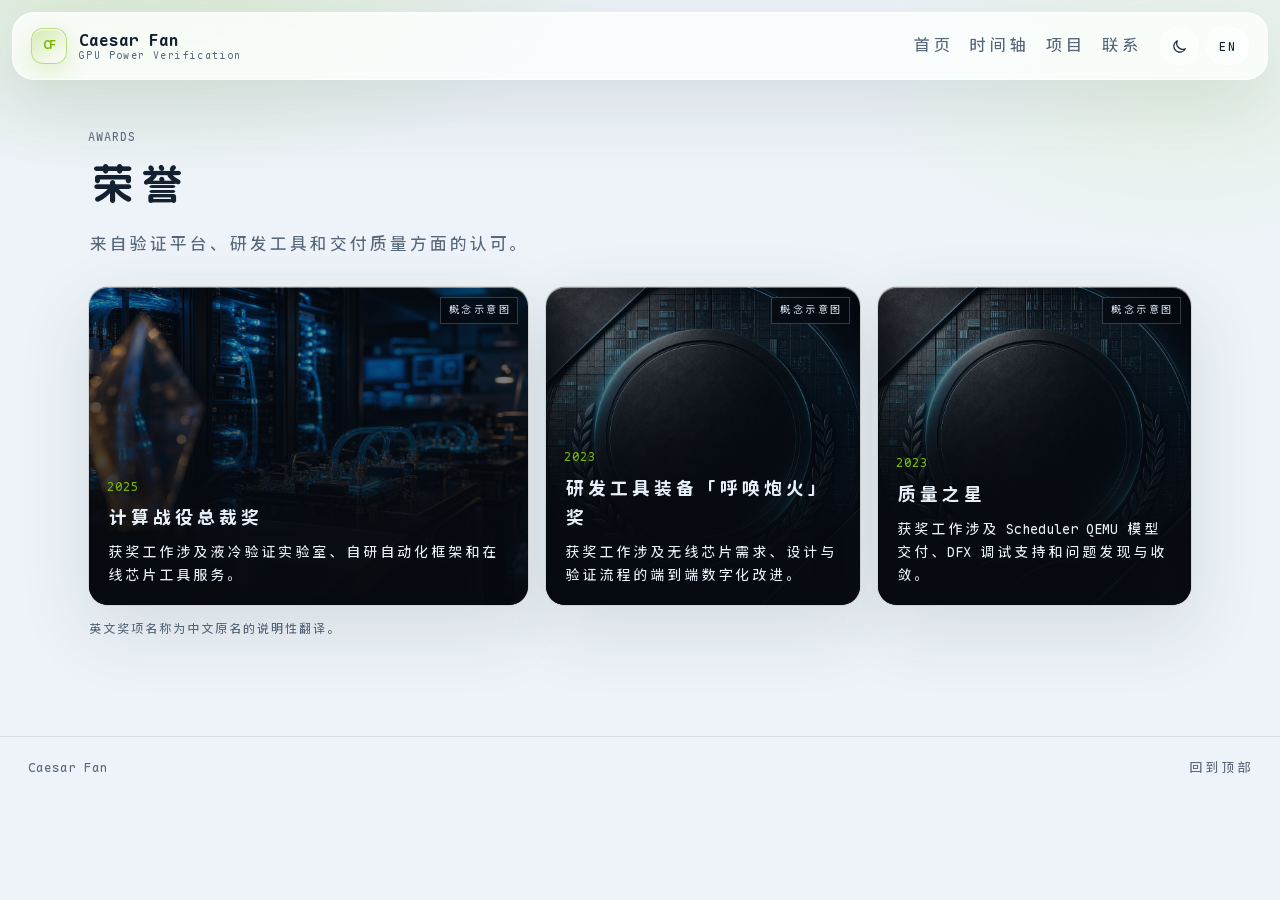
<file: awards.html>
<!DOCTYPE html>
<html lang="zh-CN">
  <head>
    <meta charset="utf-8" />
    <meta name="viewport" content="width=device-width, initial-scale=1" />
    <meta name="description" content="Caesar Fan — recognition and delivery highlights." />
    <title>Awards · Caesar Fan</title>
    <link rel="icon" href="assets/favicon.svg" type="image/svg+xml" />
    <script src="assets/theme-init.js"></script>
    <link rel="stylesheet" href="assets/styles.css" />
  </head>
  <body data-page="awards">
    <a class="skip-link" href="#main">Skip to content</a>
    <div class="scanlines" aria-hidden="true"></div>
    <div class="ambient" aria-hidden="true"></div>
    <div id="site-header"></div>

    <main id="main" class="page">
      <header class="page-hero">
        <p class="kicker" data-i18n="awards.kicker">Awards</p>
        <h1 data-i18n="awards.title">荣誉</h1>
        <p class="page-lede" data-i18n="awards.lede">来自验证平台、研发工具和交付质量方面的认可。</p>
      </header>
      <div class="award-gallery" id="award-gallery"></div>
      <p class="translation-note" data-i18n="awards.translationNote">英文奖项名称为中文原名的说明性翻译。</p>
    </main>

    <div id="site-footer"></div>
    <script src="assets/i18n.js"></script>
    <script src="assets/app.js"></script>
  </body>
</html>
</file>
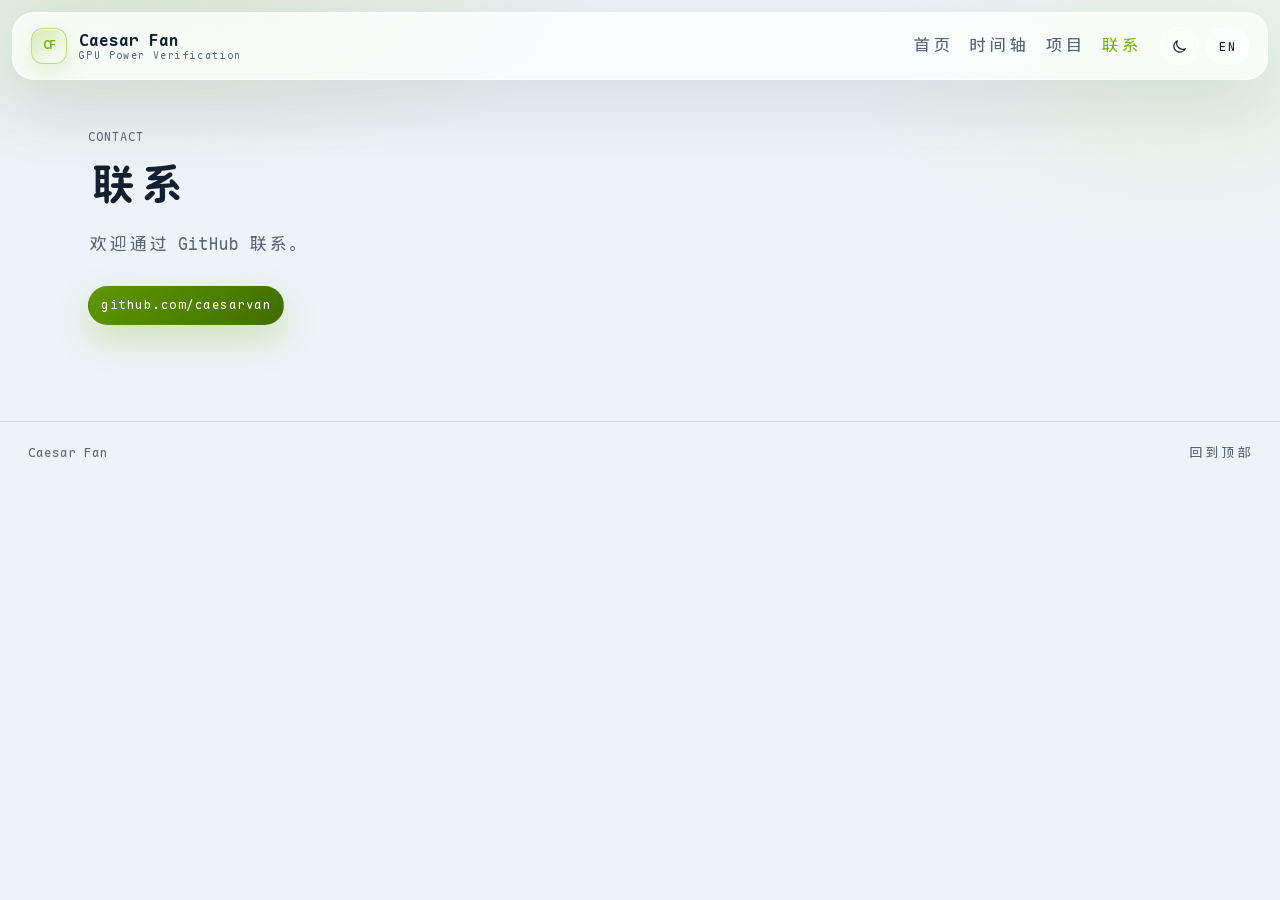
<file: contact.html>
<!DOCTYPE html>
<html lang="zh-CN">
  <head>
    <meta charset="utf-8" />
    <meta name="viewport" content="width=device-width, initial-scale=1" />
    <meta name="description" content="Contact Caesar Fan." />
    <title>Contact · Caesar Fan</title>
    <link rel="icon" href="assets/favicon.svg" type="image/svg+xml" />
    <script src="assets/theme-init.js"></script>
    <link rel="stylesheet" href="assets/styles.css" />
  </head>
  <body data-page="contact">
    <a class="skip-link" href="#main">Skip to content</a>
    <div class="scanlines" aria-hidden="true"></div>
    <div class="ambient" aria-hidden="true"></div>
    <div id="site-header"></div>

    <main id="main" class="page">
      <header class="page-hero">
        <p class="kicker" data-i18n="contact.kicker">Contact</p>
        <h1 data-i18n="contact.title">联系</h1>
        <p class="page-lede" data-i18n="contact.lede">欢迎通过 GitHub 联系。</p>
      </header>
      <div class="contact-links">
        <a class="btn primary" href="https://github.com/caesarvan" rel="noopener noreferrer">github.com/caesarvan</a>
      </div>
    </main>

    <div id="site-footer"></div>
    <script src="assets/i18n.js"></script>
    <script src="assets/app.js"></script>
  </body>
</html>
</file>
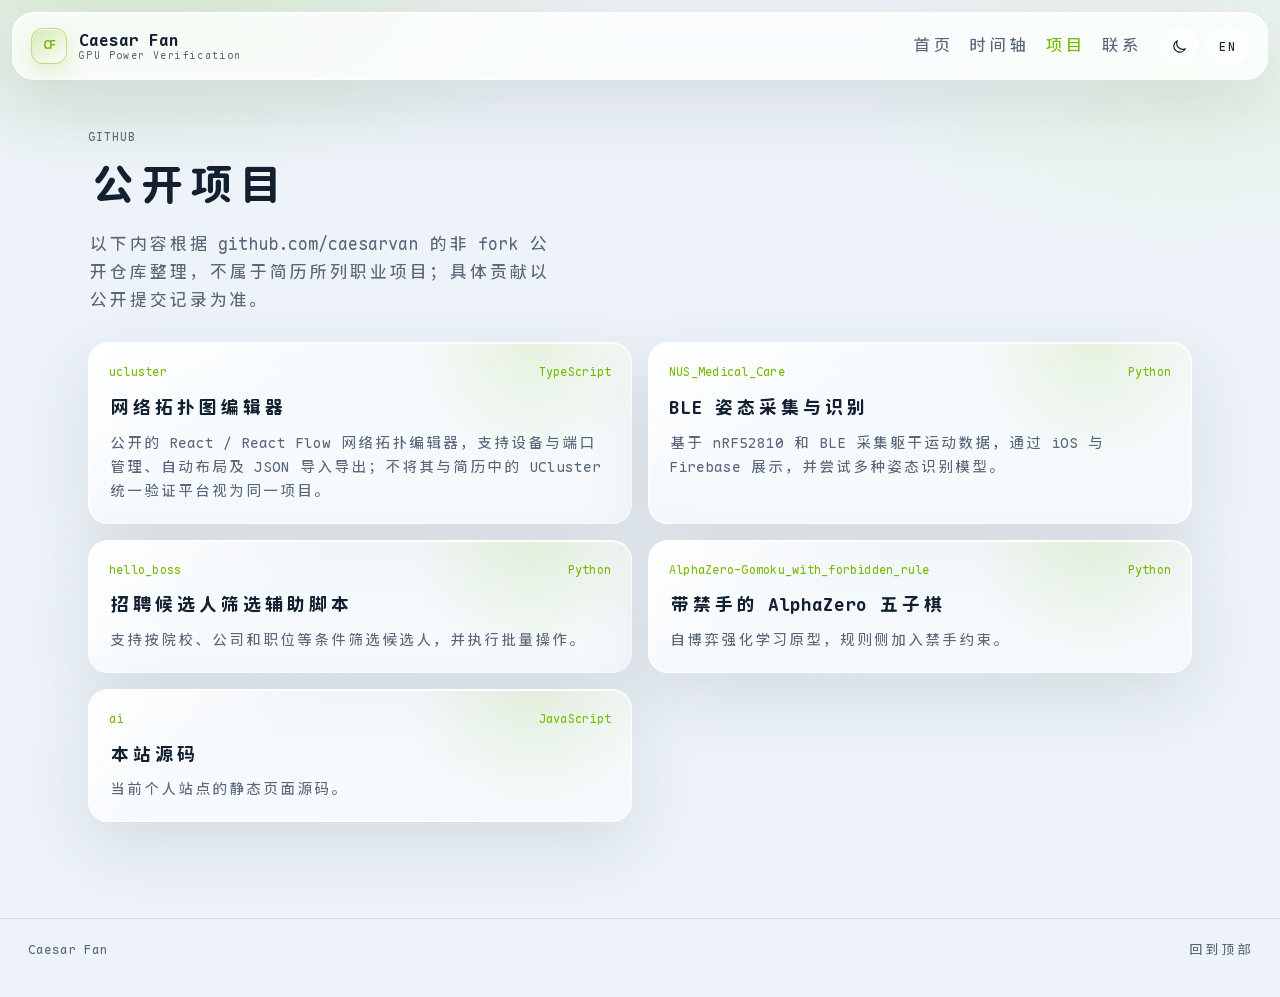
<file: projects.html>
<!DOCTYPE html>
<html lang="zh-CN">
  <head>
    <meta charset="utf-8" />
    <meta name="viewport" content="width=device-width, initial-scale=1" />
    <meta name="description" content="Caesar Fan — selected GitHub projects." />
    <title>Projects · Caesar Fan</title>
    <link rel="icon" href="assets/favicon.svg" type="image/svg+xml" />
    <script src="assets/theme-init.js"></script>
    <link rel="stylesheet" href="assets/styles.css" />
  </head>
  <body data-page="projects">
    <a class="skip-link" href="#main">Skip to content</a>
    <div class="scanlines" aria-hidden="true"></div>
    <div class="ambient" aria-hidden="true"></div>
    <div id="site-header"></div>

    <main id="main" class="page">
      <header class="page-hero">
        <p class="kicker" data-i18n="projects.kicker">GitHub</p>
        <h1 data-i18n="projects.title">公开项目</h1>
        <p class="page-lede" data-i18n="projects.lede">
          以下内容根据 <a href="https://github.com/caesarvan" rel="noopener noreferrer">github.com/caesarvan</a> 的非 fork 公开仓库整理，不属于简历所列职业项目；具体贡献以公开提交记录为准。
        </p>
      </header>
      <div class="project-list" id="project-list"></div>
    </main>

    <div id="site-footer"></div>
    <script src="assets/i18n.js"></script>
    <script src="assets/app.js"></script>
  </body>
</html>
</file>
<file: assets/styles.css>
@font-face {
  font-family: "Maple Mono CN";
  src: url("fonts/maple-mono-cn-regular.woff2") format("woff2");
  font-weight: 400;
  font-style: normal;
  font-display: swap;
}

@font-face {
  font-family: "Maple Mono CN";
  src: url("fonts/maple-mono-cn-medium.woff2") format("woff2");
  font-weight: 500 600;
  font-style: normal;
  font-display: swap;
}

@font-face {
  font-family: "Maple Mono CN";
  src: url("fonts/maple-mono-cn-bold.woff2") format("woff2");
  font-weight: 700 900;
  font-style: normal;
  font-display: swap;
}

:root {
  --bg: #06090f;
  --bg-elev: rgba(13, 18, 28, 0.72);
  --bg-panel: rgba(14, 20, 31, 0.68);
  --ink: #e7eef8;
  --muted: #a3aec0;
  --line: rgba(255, 255, 255, 0.12);
  --cyan: #76b900;
  --cyan-dim: rgba(118, 185, 0, 0.14);
  --blue: #3aa0ff;
  --glow: rgba(118, 185, 0, 0.35);
  --journey-accent: #76b900;
  --journey-secondary: #b8ff42;
  --font: "Maple Mono CN", "PingFang SC", "Microsoft YaHei", monospace;
  --mono: "Maple Mono CN", ui-monospace, monospace;
  --radius: 20px;
  --header-h: 68px;
  --glass-bg: rgba(15, 21, 33, 0.58);
  --glass-bg-strong: rgba(10, 15, 24, 0.76);
  --glass-border: rgba(255, 255, 255, 0.15);
  --glass-highlight: rgba(255, 255, 255, 0.1);
  --glass-shadow: 0 24px 70px rgba(0, 0, 0, 0.28);
  --glass-blur: 26px;
}

:root[data-theme="light"] {
  --bg: #edf3f8;
  --bg-elev: rgba(255, 255, 255, 0.64);
  --bg-panel: rgba(255, 255, 255, 0.56);
  --ink: #132030;
  --muted: #58677a;
  --line: rgba(44, 63, 84, 0.13);
  --cyan-dim: rgba(118, 185, 0, 0.1);
  --glow: rgba(118, 185, 0, 0.2);
  --glass-bg: rgba(255, 255, 255, 0.55);
  --glass-bg-strong: rgba(255, 255, 255, 0.76);
  --glass-border: rgba(255, 255, 255, 0.82);
  --glass-highlight: rgba(255, 255, 255, 0.95);
  --glass-shadow: 0 24px 70px rgba(48, 67, 87, 0.13);
}

* {
  box-sizing: border-box;
}

html {
  scroll-behavior: smooth;
}

body {
  margin: 0;
  background: var(--bg);
  color: var(--ink);
  font-family: var(--font);
  font-size: 16.5px;
  line-height: 1.65;
  overflow-x: hidden;
  transition: background-color 0.5s ease;
  -webkit-font-smoothing: antialiased;
  text-rendering: optimizeLegibility;
}

.skip-link {
  position: absolute;
  left: 12px;
  top: -48px;
  z-index: 40;
  padding: 8px 12px;
  background: var(--cyan);
  color: #041016;
}

.skip-link:focus {
  top: 12px;
}

.scanlines,
.ambient {
  pointer-events: none;
  position: fixed;
  inset: 0;
  z-index: 0;
}

.scanlines {
  opacity: 0.018;
  background: repeating-linear-gradient(
    0deg,
    transparent,
    transparent 2px,
    rgba(255, 255, 255, 0.035) 3px
  );
}

.ambient {
  background:
    radial-gradient(ellipse 70% 50% at 12% -8%, color-mix(in srgb, var(--journey-accent) 18%, transparent), transparent 55%),
    radial-gradient(ellipse 50% 40% at 92% 8%, color-mix(in srgb, var(--journey-secondary) 10%, transparent), transparent 50%);
  transition: background 0.7s ease;
}

.site-header,
.mobile-nav,
main,
.site-footer {
  position: relative;
  z-index: 1;
}

.site-header {
  position: sticky;
  top: 0;
  z-index: 30;
  display: flex;
  align-items: center;
  gap: 20px;
  width: min(calc(100% - 24px), 1380px);
  height: var(--header-h);
  margin: 12px auto 0;
  padding: 0 18px;
  border: 1px solid var(--glass-border);
  border-radius: 22px;
  background: var(--glass-bg-strong);
  box-shadow: var(--glass-shadow), inset 0 1px 0 var(--glass-highlight);
  backdrop-filter: blur(var(--glass-blur)) saturate(165%);
  -webkit-backdrop-filter: blur(var(--glass-blur)) saturate(165%);
}

.scroll-progress {
  position: absolute;
  left: 0;
  bottom: 0;
  height: 2px;
  width: 0%;
  background: linear-gradient(90deg, var(--cyan), var(--blue));
}

.brand {
  display: flex;
  align-items: center;
  gap: 12px;
  text-decoration: none;
  color: inherit;
}

.brand-monogram {
  width: 36px;
  height: 36px;
  display: grid;
  place-items: center;
  border: 1px solid color-mix(in srgb, var(--cyan) 48%, var(--glass-border));
  border-radius: 12px;
  background:
    linear-gradient(145deg, color-mix(in srgb, var(--cyan) 28%, transparent), transparent),
    var(--glass-bg);
  box-shadow: inset 0 1px 0 var(--glass-highlight), 0 8px 24px var(--glow);
  color: var(--cyan);
  font-family: var(--mono);
  font-size: 12px;
  font-weight: 700;
  letter-spacing: -0.05em;
  animation: die-pulse 3.6s ease-in-out infinite;
}

@keyframes die-pulse {
  0%,
  100% {
    box-shadow: 0 0 10px var(--glow);
  }
  50% {
    box-shadow: 0 0 22px var(--glow);
  }
}

.brand-text {
  display: flex;
  flex-direction: column;
  line-height: 1.15;
}

.brand-name {
  font-weight: 700;
}

.brand-tag {
  font-family: var(--mono);
  font-size: 10px;
  letter-spacing: 0.14em;
  color: var(--muted);
}

.nav {
  display: flex;
  gap: 16px;
  margin-left: auto;
}

.nav a,
.mobile-nav a,
.site-footer a,
.page-lede a {
  color: var(--muted);
  text-decoration: none;
}

.nav a:hover,
.mobile-nav a:hover,
.site-footer a:hover,
.page-lede a:hover {
  color: var(--ink);
}

.nav a.active,
.mobile-nav a.active {
  color: var(--cyan);
}

.header-actions {
  display: flex;
  gap: 8px;
}

.theme-toggle,
.lang-toggle,
.menu-toggle,
.btn {
  font-family: var(--mono);
  font-size: 12.5px;
  letter-spacing: 0.04em;
  border: 1px solid var(--glass-border);
  background: var(--glass-bg);
  color: var(--ink);
  cursor: pointer;
  padding: 8px 12px;
  border-radius: 999px;
  transition: border-color 0.2s, background 0.2s, transform 0.2s;
}

.theme-toggle {
  width: 38px;
  height: 38px;
  display: grid;
  place-items: center;
  padding: 0;
}

.theme-toggle svg {
  width: 17px;
  height: 17px;
  fill: none;
  stroke: currentColor;
  stroke-width: 1.7;
  stroke-linecap: round;
  stroke-linejoin: round;
}

.btn {
  display: inline-flex;
  align-items: center;
  text-decoration: none;
}

.btn.primary {
  background: linear-gradient(135deg, var(--cyan), #4f8500);
  border-color: transparent;
  color: #041016;
  box-shadow: 0 0 24px rgba(118, 185, 0, 0.25);
}

:root[data-theme="light"] .btn.primary {
  background: linear-gradient(135deg, #5f9700, #3f6d00);
  color: #ffffff;
  box-shadow: 0 14px 34px rgba(118, 185, 0, 0.28);
}

.btn.primary:hover {
  transform: translateY(-1px);
}

.btn.ghost:hover,
.theme-toggle:hover,
.lang-toggle:hover,
.menu-toggle:hover {
  border-color: var(--cyan);
  background: var(--cyan-dim);
}

.menu-toggle {
  display: none;
}

.mobile-nav {
  display: none;
  flex-direction: column;
  gap: 14px;
  padding: 16px 28px 20px;
  border-bottom: 1px solid var(--line);
  background: var(--bg-elev);
}

.mobile-nav[hidden] {
  display: none !important;
}

main {
  max-width: 1160px;
  margin: 0 auto;
  padding: 0 28px 96px;
}

.page {
  padding-top: 36px;
}

.hero {
  position: relative;
  min-height: calc(100vh - var(--header-h));
  display: grid;
  grid-template-columns: minmax(0, 1.02fr) minmax(360px, 0.78fr);
  gap: clamp(32px, 6vw, 84px);
  align-items: center;
  padding: 44px 0 56px;
  overflow: hidden;
}

#die-canvas {
  position: absolute;
  inset: -40px -80px auto auto;
  width: min(72vw, 720px);
  height: min(72vw, 720px);
  opacity: 0.55;
  mask-image: radial-gradient(circle at 55% 45%, #000 30%, transparent 72%);
  pointer-events: none;
}

.hero-frame,
.page-hero {
  position: relative;
  z-index: 1;
  max-width: 40rem;
}

.telemetry-card {
  position: relative;
  z-index: 1;
  width: 100%;
  max-width: 560px;
  justify-self: end;
  padding: 18px;
  border: 1px solid var(--glass-border);
  border-radius: 28px;
  background:
    radial-gradient(circle at 82% 0%, rgba(118, 185, 0, 0.16), transparent 42%),
    linear-gradient(145deg, var(--glass-highlight), transparent 34%),
    var(--glass-bg);
  box-shadow: var(--glass-shadow), inset 0 1px 0 var(--glass-highlight);
  backdrop-filter: blur(var(--glass-blur)) saturate(165%);
  -webkit-backdrop-filter: blur(var(--glass-blur)) saturate(165%);
}

.telemetry-head {
  display: flex;
  align-items: center;
  justify-content: space-between;
  gap: 16px;
  margin-bottom: 14px;
  color: var(--muted);
  font-family: var(--mono);
  font-size: 11px;
  letter-spacing: 0.12em;
  text-transform: uppercase;
}

.telemetry-live {
  color: var(--cyan);
  display: inline-flex;
  align-items: center;
  gap: 7px;
}

.telemetry-live::before {
  content: "";
  width: 7px;
  height: 7px;
  border-radius: 50%;
  background: var(--cyan);
  box-shadow: 0 0 12px var(--glow);
}

#telemetry-canvas {
  display: block;
  width: 100%;
  height: 300px;
  border: 1px solid color-mix(in srgb, var(--cyan) 18%, var(--line));
  border-radius: 18px;
  background:
    linear-gradient(180deg, rgba(118, 185, 0, 0.06), transparent),
    rgba(0, 0, 0, 0.16);
}

:root[data-theme="light"] #telemetry-canvas {
  background:
    linear-gradient(180deg, rgba(118, 185, 0, 0.08), transparent),
    rgba(255, 255, 255, 0.38);
}

.telemetry-metrics {
  display: grid;
  grid-template-columns: repeat(3, minmax(0, 1fr));
  gap: 10px;
  margin-top: 14px;
}

.telemetry-metrics div {
  padding: 12px;
  border: 1px solid var(--glass-border);
  border-radius: 16px;
  background: var(--glass-bg);
}

.telemetry-metrics span {
  display: block;
  color: var(--muted);
  font-family: var(--mono);
  font-size: 10px;
  letter-spacing: 0.08em;
  text-transform: uppercase;
}

.telemetry-metrics strong {
  display: block;
  margin-top: 4px;
  color: var(--ink);
  font-family: var(--mono);
  font-size: 16px;
}

.hero-signal,
.kicker,
.tag,
.year,
.when,
.project-meta {
  font-family: var(--mono);
  font-size: 12px;
  letter-spacing: 0.08em;
  text-transform: uppercase;
  color: var(--muted);
}

.hero-signal {
  display: inline-flex;
  align-items: center;
  gap: 10px;
  margin: 0 0 18px;
  color: var(--cyan);
  letter-spacing: 0.12em;
}

.pulse {
  width: 8px;
  height: 8px;
  border-radius: 50%;
  background: var(--cyan);
  animation: pulse 2.2s ease-out infinite;
}

@keyframes pulse {
  0% {
    box-shadow: 0 0 0 0 rgba(118, 185, 0, 0.45);
  }
  70% {
    box-shadow: 0 0 0 12px rgba(118, 185, 0, 0);
  }
  100% {
    box-shadow: 0 0 0 0 rgba(118, 185, 0, 0);
  }
}

.hero h1,
.page-hero h1 {
  margin: 0;
}

.hero-name {
  display: block;
  font-size: clamp(44px, 8vw, 78px);
  font-weight: 700;
  letter-spacing: -0.03em;
  line-height: 1.05;
  background: linear-gradient(
    180deg,
    var(--ink) 12%,
    color-mix(in srgb, var(--ink) 68%, var(--journey-accent)) 100%
  );
  -webkit-background-clip: text;
  background-clip: text;
  color: transparent;
}

.hero-en {
  display: block;
  margin-top: 8px;
  font-family: var(--mono);
  font-size: clamp(13px, 1.8vw, 16px);
  letter-spacing: 0.08em;
  text-transform: uppercase;
  color: var(--muted);
}

.hero-lede,
.page-lede {
  margin: 20px 0 0;
  color: var(--muted);
  max-width: 46ch;
  font-size: 17px;
}

.hero-actions,
.contact-links {
  display: flex;
  flex-wrap: wrap;
  gap: 12px;
  margin-top: 28px;
}

.panel {
  margin-top: 72px;
}

.timeline-home {
  scroll-margin-top: calc(var(--header-h) + 28px);
  padding: 72px 0 96px;
}

.timeline-home .stages {
  position: relative;
}

.timeline-home > .section-head {
  max-width: 760px;
}

.section-head h2,
.page-hero h1 {
  margin: 8px 0 0;
  font-size: clamp(28px, 4vw, 42px);
  line-height: 1.2;
  letter-spacing: -0.02em;
}

.link-grid,
.gallery,
.product-references,
.project-list {
  display: grid;
  grid-template-columns: repeat(2, minmax(0, 1fr));
  gap: 16px;
  margin-top: 28px;
}

.product-section {
  margin-top: 72px;
}

.section-lede {
  max-width: 58ch;
  margin: 14px 0 0;
  color: var(--muted);
  font-size: 14px;
}

.product-references article {
  border: 1px solid var(--line);
  background: var(--bg-panel);
  overflow: hidden;
}

.product-references .media {
  position: relative;
  aspect-ratio: 16 / 9;
  overflow: hidden;
  background:
    linear-gradient(135deg, rgba(30, 200, 184, 0.08), transparent),
    #09101a;
}

.product-references .media img {
  width: 100%;
  height: 100%;
  display: block;
  object-fit: cover;
}

.photo-fallback {
  display: none;
  position: absolute;
  inset: 0;
  align-items: center;
  justify-content: center;
  padding: 24px;
  color: var(--muted);
  font-family: var(--mono);
  text-align: center;
}

.product-references .media.load-failed img {
  display: none;
}

.product-references .media.load-failed .photo-fallback {
  display: flex;
}

.product-references .copy {
  padding: 18px;
}

.product-references h3 {
  margin: 0 0 8px;
  font-size: 18px;
}

.product-references p {
  margin: 0;
  color: #b8c3d4;
  font-size: 14.5px;
}

.source-link {
  display: inline-block;
  margin-top: 12px;
  color: var(--cyan);
  font-family: var(--mono);
  font-size: 11px;
  text-decoration: none;
}

.source-link:hover {
  text-decoration: underline;
}

.link-card,
.project-card,
.gallery article,
.note-box,
.plain-section,
.path-list li {
  border: 1px solid var(--line);
  background: var(--bg-panel);
}

.link-card,
.project-card {
  display: block;
  padding: 20px;
  text-decoration: none;
  color: inherit;
  transition: border-color 0.25s, transform 0.25s;
}

.link-card:hover,
.project-card:hover,
.gallery article:hover {
  border-color: rgba(30, 200, 184, 0.45);
  transform: translateY(-2px);
}

.link-card .tag,
.gallery .tag {
  color: var(--cyan);
  margin: 0 0 10px;
}

.link-card strong,
.project-card h3,
.gallery h3 {
  display: block;
  margin: 0 0 8px;
  font-size: 18px;
}

.link-card p,
.project-card p,
.gallery p,
.note-box li,
.plain-section p,
.path-list p {
  margin: 0;
  color: #b8c3d4;
  font-size: 14.5px;
}

.gallery article {
  overflow: hidden;
  transition: border-color 0.25s, transform 0.25s;
}

.gallery .media {
  position: relative;
  aspect-ratio: 16 / 9;
  overflow: hidden;
  background: #0a1018;
}

.media-disclosure {
  position: absolute;
  top: 10px;
  right: 10px;
  z-index: 2;
  padding: 4px 7px;
  border: 1px solid rgba(231, 238, 248, 0.22);
  background: rgba(6, 9, 15, 0.76);
  color: #c9d4e3;
  font-family: var(--mono);
  font-size: 10px;
  letter-spacing: 0.05em;
  backdrop-filter: blur(8px);
}

.gallery .media img {
  width: 100%;
  height: 100%;
  object-fit: cover;
  display: block;
  transition: transform 0.5s ease;
}

.gallery article:hover .media img {
  transform: scale(1.05);
}

.gallery .copy {
  padding: 16px 18px 20px;
}

.project-meta {
  display: flex;
  justify-content: space-between;
  gap: 12px;
  margin-bottom: 10px;
  color: var(--cyan);
  text-transform: none;
  letter-spacing: 0.02em;
}

.award-gallery {
  display: grid;
  grid-template-columns: 1.4fr 1fr 1fr;
  gap: 16px;
  margin-top: 28px;
}

.award-gallery article {
  position: relative;
  min-height: 260px;
  border: 1px solid var(--line);
  overflow: hidden;
  background: #0a1018;
}

.award-gallery article:first-child {
  min-height: 320px;
}

.award-gallery .bg {
  position: absolute;
  inset: 0;
  width: 100%;
  height: 100%;
  object-fit: cover;
  opacity: 0.55;
}

.award-gallery .shade {
  position: absolute;
  inset: 0;
  background: linear-gradient(180deg, transparent 20%, rgba(6, 9, 15, 0.92) 78%);
}

.award-gallery .copy {
  position: absolute;
  left: 0;
  right: 0;
  bottom: 0;
  padding: 18px;
}

.award-gallery .year {
  color: var(--cyan);
}

.award-gallery h3 {
  margin: 6px 0 8px;
  font-size: 18px;
}

.award-gallery p {
  margin: 0;
  color: #c2ccd9;
  font-size: 14px;
}

.translation-note {
  margin: 14px 0 0;
  color: var(--muted);
  font-size: 12px;
}

.note-box,
.plain-section {
  margin-top: 36px;
  padding: 22px;
}

.note-box h2,
.plain-section h2 {
  margin: 0 0 14px;
  font-size: 20px;
}

.note-box ul {
  margin: 0;
  padding-left: 18px;
  color: #b8c3d4;
}

.note-box li + li {
  margin-top: 8px;
}

.path-list {
  list-style: none;
  margin: 18px 0 0;
  padding: 0;
  display: grid;
  gap: 12px;
}

.path-list li {
  display: grid;
  grid-template-columns: 164px 1fr;
  column-gap: 18px;
  padding: 16px 18px;
}

.institution-logo {
  grid-row: 1 / 4;
  align-self: center;
  width: 148px;
  min-height: 58px;
  display: flex;
  align-items: center;
  justify-content: center;
  padding: 14px;
  border: 1px solid var(--glass-border);
  border-radius: 16px;
  background:
    linear-gradient(145deg, var(--glass-highlight), transparent 38%),
    color-mix(in srgb, var(--stage-accent) 8%, var(--glass-bg));
  box-shadow: var(--glass-shadow), inset 0 1px 0 var(--glass-highlight);
}

.institution-logo img {
  display: block;
  max-width: 100%;
  max-height: 52px;
  object-fit: contain;
  filter: drop-shadow(0 1px 0 rgba(255, 255, 255, 0.08));
}

:root[data-theme="dark"] .institution-logo img {
  filter: brightness(1.08) drop-shadow(0 1px 0 rgba(255, 255, 255, 0.08));
}

.logo-fallback {
  display: none;
  color: #10151e;
  font-size: 12px;
  font-weight: 700;
  text-align: center;
}

.institution-logo.load-failed img {
  display: none;
}

.institution-logo.load-failed .logo-fallback {
  display: block;
}

.path-list .when {
  color: var(--cyan);
}

.path-list h3 {
  margin: 6px 0 6px;
  font-size: 16px;
}

.stage-nav {
  position: sticky;
  top: calc(var(--header-h) + 8px);
  z-index: 12;
  display: flex;
  flex-wrap: nowrap;
  gap: 8px;
  margin-top: 20px;
  padding: 10px;
  border: 1px solid var(--line);
  background: rgba(6, 9, 15, 0.86);
  backdrop-filter: blur(14px);
  overflow-x: auto;
  scrollbar-width: thin;
  mask-image: linear-gradient(90deg, transparent, #000 28px, #000 calc(100% - 28px), transparent);
  -webkit-mask-image: linear-gradient(90deg, transparent, #000 28px, #000 calc(100% - 28px), transparent);
}

.stage-nav span {
  position: relative;
  flex: 0 0 auto;
  padding: 7px 10px;
  border: 1px solid var(--line);
  color: var(--muted);
  font-family: var(--mono);
  font-size: 11px;
  border-radius: 999px;
  transition: border-color 0.25s ease, color 0.25s ease, background 0.25s ease;
}

.stage-nav span.active {
  border-color: var(--stage-accent);
  color: var(--stage-accent);
  background: color-mix(in srgb, var(--stage-accent) 10%, transparent);
  box-shadow: inset 0 0 0 1px color-mix(in srgb, var(--stage-accent) 28%, transparent);
}

.stage-nav span.active::before {
  content: "";
  position: absolute;
  left: 10px;
  right: 10px;
  bottom: -5px;
  height: 2px;
  border-radius: 2px;
  background: var(--stage-accent);
  box-shadow: 0 0 12px color-mix(in srgb, var(--stage-accent) 60%, transparent);
}

.stages {
  position: relative;
  display: grid;
  gap: clamp(56px, 8vw, 96px);
  margin-top: 24px;
  padding-left: 76px;
}

.stages::before {
  content: "";
  position: absolute;
  top: 14px;
  bottom: 14px;
  left: 26px;
  width: 2px;
  border-radius: 2px;
  background: linear-gradient(
    180deg,
    #8f2437 0%,
    #ef7c00 24%,
    #cf0a2c 52%,
    #cf0a2c 72%,
    #76b900 100%
  );
  box-shadow: 0 0 22px color-mix(in srgb, var(--journey-accent) 35%, transparent);
}

.stages::after {
  content: "";
  position: absolute;
  top: 14px;
  bottom: 14px;
  left: 25px;
  width: 4px;
  border-radius: 4px;
  background: linear-gradient(180deg, var(--journey-accent), transparent);
  opacity: 0.18;
  filter: blur(2px);
}

.timeline-node {
  position: absolute !important;
  z-index: 3 !important;
  top: 46px;
  left: -61px;
  width: 22px;
  height: 22px;
  border: 5px solid var(--bg);
  border-radius: 50%;
  background: var(--stage-accent);
  box-shadow:
    0 0 0 1px var(--stage-accent),
    0 0 22px color-mix(in srgb, var(--stage-accent) 55%, transparent);
  transition: transform 0.35s ease, box-shadow 0.35s ease;
}

.stage-section.stage-visible .timeline-node {
  transform: scale(1.18);
  box-shadow:
    0 0 0 2px var(--stage-accent),
    0 0 28px color-mix(in srgb, var(--stage-accent) 72%, transparent);
}

.stage-section {
  position: relative;
  scroll-margin-top: calc(var(--header-h) + 18px);
  padding: 22px;
  border: 1px solid color-mix(in srgb, var(--stage-accent) 38%, var(--line));
  border-top: 2px solid var(--stage-accent);
  background:
    radial-gradient(circle at var(--stage-x, 100%) var(--stage-y, 0%), color-mix(in srgb, var(--stage-accent) 16%, transparent), transparent 34%),
    linear-gradient(135deg, color-mix(in srgb, var(--stage-secondary) 5%, transparent), transparent 32%),
    var(--bg-panel);
  overflow: hidden;
  opacity: 0.55;
  transform: translateY(28px) scale(0.995);
  transition: border-color 0.35s ease, box-shadow 0.35s ease, transform 0.65s ease, opacity 0.65s ease;
  scroll-snap-align: start;
}

.stage-section.stage-visible {
  opacity: 1;
  transform: none;
  animation: stage-in 0.48s cubic-bezier(0.22, 1, 0.36, 1);
}

@keyframes stage-in {
  from {
    opacity: 0;
    transform: translateY(14px) scale(0.995);
  }
  to {
    opacity: 1;
    transform: none;
  }
}

.stage-section.stage-visible:hover {
  box-shadow: 0 24px 70px color-mix(in srgb, var(--stage-accent) 10%, transparent);
  transform: translateY(-2px);
}

.stage-section::before {
  content: attr(data-index);
  position: absolute;
  top: -28px;
  right: 18px;
  color: color-mix(in srgb, var(--stage-accent) 11%, transparent);
  font-family: var(--mono);
  font-size: 120px;
  font-weight: 700;
  line-height: 1;
  pointer-events: none;
}

.stage-section::after {
  content: "";
  position: absolute;
  inset: 0;
  opacity: 0.16;
  pointer-events: none;
  background-image:
    linear-gradient(color-mix(in srgb, var(--stage-accent) 28%, transparent) 1px, transparent 1px),
    linear-gradient(90deg, color-mix(in srgb, var(--stage-accent) 28%, transparent) 1px, transparent 1px);
  background-size: 32px 32px;
  mask-image: linear-gradient(135deg, transparent 55%, #000);
}

.stage-section[data-stage="undergraduate"]::after {
  background-image:
    repeating-linear-gradient(135deg, color-mix(in srgb, var(--stage-accent) 34%, transparent) 0 1px, transparent 1px 18px);
}

.stage-section[data-stage="graduate"]::after {
  background-image:
    radial-gradient(circle, color-mix(in srgb, var(--stage-secondary) 55%, transparent) 1px, transparent 1.5px);
  background-size: 18px 18px;
}

.stage-section[data-stage="baseband"]::after,
.stage-section[data-stage="ascend"]::after {
  background-image:
    linear-gradient(90deg, color-mix(in srgb, var(--stage-accent) 38%, transparent) 1px, transparent 1px),
    linear-gradient(color-mix(in srgb, var(--stage-accent) 38%, transparent) 1px, transparent 1px);
  background-size: 44px 22px;
}

.stage-section[data-stage="nvidia"]::after {
  opacity: 0.24;
  background-image:
    linear-gradient(90deg, color-mix(in srgb, var(--stage-accent) 48%, transparent) 1px, transparent 1px),
    linear-gradient(color-mix(in srgb, var(--stage-accent) 48%, transparent) 1px, transparent 1px);
  background-size: 24px 24px;
}

.stage-section > * {
  position: relative;
  z-index: 1;
}

.stage-header {
  display: grid;
  grid-template-columns: 164px 1fr;
  gap: 20px;
  align-items: center;
}

.stage-header .institution-logo {
  grid-row: auto;
  border: 1px solid color-mix(in srgb, var(--stage-accent) 45%, transparent);
  box-shadow: 0 12px 40px color-mix(in srgb, var(--stage-accent) 13%, transparent);
}

.stage-phase,
.stage-project-meta {
  margin: 0;
  color: var(--stage-accent);
  font-family: var(--mono);
  font-size: 11px;
  letter-spacing: 0.05em;
}

.company-group-label {
  display: inline-flex;
  margin: 0 0 8px;
  padding: 4px 8px;
  border: 1px solid color-mix(in srgb, #cf0a2c 48%, var(--line));
  border-radius: 999px;
  background: color-mix(in srgb, #cf0a2c 9%, transparent);
  color: #cf0a2c;
  font-family: var(--mono);
  font-size: 10px;
  letter-spacing: 0.06em;
  text-transform: uppercase;
}

.stage-section[data-company="huawei"] {
  border-left-color: #cf0a2c;
  border-right-color: #cf0a2c;
}

.stage-header h3 {
  margin: 5px 0 6px;
  font-size: 22px;
}

.stage-header p:last-child {
  margin: 0;
  color: #b8c3d4;
  font-size: 14.5px;
}

.stage-skill-line {
  display: flex;
  flex-wrap: wrap;
  gap: 6px;
  margin-top: 13px;
}

.stage-skill-line span {
  padding: 4px 8px;
  border: 1px solid color-mix(in srgb, var(--stage-accent) 42%, var(--line));
  background: color-mix(in srgb, var(--stage-accent) 7%, transparent);
  color: color-mix(in srgb, var(--stage-accent) 80%, white);
  font-family: var(--mono);
  font-size: 11px;
}

.stage-subhead {
  margin: 24px 0 12px;
  padding-top: 18px;
  border-top: 1px solid var(--line);
  color: var(--muted);
  font-family: var(--mono);
  font-size: 12px;
  font-weight: 500;
  letter-spacing: 0.08em;
  text-transform: uppercase;
}

.stage-projects {
  display: grid;
  grid-template-columns: repeat(2, minmax(0, 1fr));
  gap: 12px;
}

.stage-project {
  position: relative;
  padding: 16px 16px 16px 18px;
  border: 1px solid var(--line);
  background: color-mix(in srgb, var(--stage-accent) 4%, var(--glass-bg));
  transition: border-color 0.25s ease, transform 0.25s ease;
}

.stage-project::before {
  content: "";
  position: absolute;
  top: 16px;
  bottom: 16px;
  left: 0;
  width: 2px;
  border-radius: 2px;
  background: var(--stage-accent);
  opacity: 0.72;
}

.stage-project:hover {
  border-color: color-mix(in srgb, var(--stage-accent) 52%, var(--line));
  transform: translateY(-2px);
}

.stage-project:has(.student-media) {
  grid-column: 1 / -1;
}

.stage-project h4 {
  margin: 8px 0 8px;
  font-size: 16px;
}

.stage-project > p:not(.stage-project-meta) {
  margin: 0;
  color: var(--muted);
  font-size: 14px;
}

.stage-metric {
  display: inline-flex;
  margin-top: 12px;
  padding: 6px 9px;
  border: 1px solid color-mix(in srgb, var(--stage-accent) 42%, var(--line));
  border-radius: 999px;
  background: color-mix(in srgb, var(--stage-accent) 10%, transparent);
  color: color-mix(in srgb, var(--stage-accent) 82%, var(--ink));
  font-family: var(--mono);
  font-size: 11px;
  font-weight: 600;
  letter-spacing: 0.02em;
}

.stage-tags {
  display: flex;
  flex-wrap: wrap;
  gap: 6px;
  margin-top: 12px;
}

.stage-tags span {
  padding: 4px 8px;
  border: 1px solid color-mix(in srgb, var(--stage-accent) 32%, var(--line));
  color: color-mix(in srgb, var(--stage-accent) 74%, var(--ink));
  font-family: var(--mono);
  font-size: 11px;
}

.student-media {
  display: grid;
  grid-template-columns: 1.8fr 1fr;
  gap: 10px;
  margin-top: 16px;
}

.student-media.single-media {
  grid-template-columns: 1fr;
}

.student-media figure {
  margin: 0;
  min-height: 220px;
  display: flex;
  align-items: center;
  justify-content: center;
  padding: 0;
  overflow: hidden;
  border-radius: 14px;
  background: transparent;
}

.student-media img {
  display: block;
  width: 100%;
  height: auto;
  max-height: none;
  object-fit: contain;
}

.student-media.single-media figure {
  min-height: 0;
  aspect-ratio: 16 / 9;
}

.student-media.single-media img {
  height: 100%;
  object-fit: cover;
}

.stage-awards {
  display: grid;
  grid-template-columns: repeat(2, minmax(0, 1fr));
  gap: 8px;
  margin: 0;
  padding: 0;
  list-style: none;
}

.stage-awards li {
  padding: 10px 12px;
  border: 1px solid var(--line);
  color: #b8c3d4;
  font-size: 13.5px;
}

.stage-link {
  display: inline-block;
  margin-top: 18px;
  color: var(--stage-accent);
  font-family: var(--mono);
  font-size: 12px;
  text-decoration: none;
}

/* Web interpretation of Apple's regular Liquid Glass: translucent material,
   restrained tinting, specular response, and strong legibility. */
.mobile-nav,
.link-card,
.project-card,
.gallery article,
.product-references article,
.note-box,
.plain-section,
.stage-project,
.stage-nav {
  border-color: var(--glass-border);
  border-radius: var(--radius);
  background:
    radial-gradient(
      180px circle at var(--glass-x, 82%) var(--glass-y, 0%),
      color-mix(in srgb, var(--journey-accent) 12%, transparent),
      transparent 70%
    ),
    linear-gradient(145deg, var(--glass-highlight), transparent 36%),
    var(--glass-bg);
  box-shadow: var(--glass-shadow), inset 0 1px 0 var(--glass-highlight);
  backdrop-filter: blur(var(--glass-blur)) saturate(155%);
  -webkit-backdrop-filter: blur(var(--glass-blur)) saturate(155%);
}

.stage-section {
  border-radius: 26px;
  background:
    radial-gradient(
      300px circle at var(--stage-x, 100%) var(--stage-y, 0%),
      color-mix(in srgb, var(--stage-accent) 18%, transparent),
      transparent 72%
    ),
    linear-gradient(
      145deg,
      color-mix(in srgb, var(--stage-secondary) 9%, var(--glass-highlight)),
      transparent 38%
    ),
    var(--glass-bg);
  box-shadow: var(--glass-shadow), inset 0 1px 0 var(--glass-highlight);
  backdrop-filter: blur(var(--glass-blur)) saturate(160%);
  -webkit-backdrop-filter: blur(var(--glass-blur)) saturate(160%);
}

.gallery .media,
.product-references .media {
  border-radius: calc(var(--radius) - 1px) calc(var(--radius) - 1px) 0 0;
}

.link-card p,
.project-card p,
.gallery p,
.product-references p,
.note-box li,
.plain-section p,
.stage-project > p:not(.stage-project-meta),
.stage-header p:last-child,
.path-list p {
  color: var(--muted);
}

.award-gallery article {
  border-color: var(--glass-border);
  border-radius: var(--radius);
  box-shadow: var(--glass-shadow), inset 0 1px 0 var(--glass-highlight);
}

.award-gallery .copy,
.award-gallery .copy p {
  color: #e7eef8;
}

.site-footer {
  display: flex;
  justify-content: space-between;
  gap: 16px;
  padding: 20px 28px 36px;
  border-top: 1px solid var(--line);
  color: var(--muted);
  font-size: 13px;
}

.reveal {
  opacity: 0;
  transform: translateY(22px);
  transition: opacity 0.7s ease, transform 0.7s ease;
}

.reveal.visible {
  opacity: 1;
  transform: none;
}

@media (max-width: 960px) {
  .nav {
    display: none;
  }

  .menu-toggle {
    display: inline-flex;
  }

  .mobile-nav:not([hidden]) {
    display: flex;
  }

  .link-grid,
  .gallery,
  .product-references,
  .project-list,
  .award-gallery {
    grid-template-columns: 1fr;
  }

  .hero {
    min-height: auto;
    grid-template-columns: 1fr;
    padding-top: 36px;
  }

  .telemetry-card {
    justify-self: stretch;
    max-width: none;
  }

  #die-canvas {
    opacity: 0.32;
  }
}

@media (max-width: 600px) {
  .site-header,
  main,
  .site-footer,
  .mobile-nav {
    padding-left: 16px;
    padding-right: 16px;
  }

  .hero-actions,
  .contact-links {
    flex-direction: column;
    align-items: stretch;
    gap: 14px;
  }

  .btn {
    justify-content: center;
    min-height: 46px;
    padding-top: 10px;
    padding-bottom: 10px;
  }

  .telemetry-card {
    padding: 14px;
  }

  #telemetry-canvas {
    height: 220px;
  }

  .telemetry-metrics {
    grid-template-columns: 1fr;
  }

  .stage-nav {
    position: sticky;
    top: calc(var(--header-h) + 22px);
    width: max-content;
    max-width: calc(100vw - 64px);
    margin-right: auto;
    margin-left: auto;
    padding: 9px 12px;
    justify-content: center;
  }

  .stage-nav span {
    width: 10px;
    height: 10px;
    min-width: 46px;
    min-height: 46px;
    padding: 0;
    border-radius: 50%;
    font-size: 0;
    display: grid;
    place-items: center;
  }

  .stage-nav span::after {
    content: "";
    width: 10px;
    height: 10px;
    border-radius: 50%;
    background: var(--line);
  }

  .stage-nav span.active {
    background: transparent;
    box-shadow: none;
    transform: none;
  }

  .stage-nav span.active::after {
    background: var(--stage-accent);
    box-shadow: 0 0 14px color-mix(in srgb, var(--stage-accent) 55%, transparent);
  }

  .stage-nav span.active::before {
    display: none;
  }

  .stages {
    gap: 52px;
    padding-left: 24px;
  }

  .stages::before {
    left: 5px;
  }

  .timeline-node {
    top: 34px;
    left: -28px;
    width: 16px;
    height: 16px;
    border-width: 4px;
  }

  .path-list li {
    grid-template-columns: 1fr;
  }

  .institution-logo {
    grid-row: auto;
    margin-bottom: 12px;
  }

  .stage-header,
  .stage-projects,
  .stage-awards,
  .student-media {
    grid-template-columns: 1fr;
  }

  .stage-project:has(.student-media) {
    grid-column: auto;
  }

}

@media (prefers-reduced-motion: reduce) {
  html {
    scroll-behavior: auto;
  }

  .reveal,
  .stage-section,
  .brand-monogram,
  .pulse,
  .gallery article,
  .link-card,
  .project-card,
  .btn.primary {
    animation: none !important;
    transition: none !important;
    transform: none !important;
    opacity: 1 !important;
  }
}

@media (prefers-reduced-transparency: reduce) {
  .site-header,
  .mobile-nav,
  .link-card,
  .project-card,
  .gallery article,
  .product-references article,
  .note-box,
  .plain-section,
  .stage-project,
  .stage-nav,
  .stage-section {
    background: var(--glass-bg-strong);
    backdrop-filter: none;
    -webkit-backdrop-filter: none;
  }
}

@media (prefers-contrast: more) {
  :root {
    --glass-border: currentColor;
    --glass-bg: var(--glass-bg-strong);
  }
}
</file>
